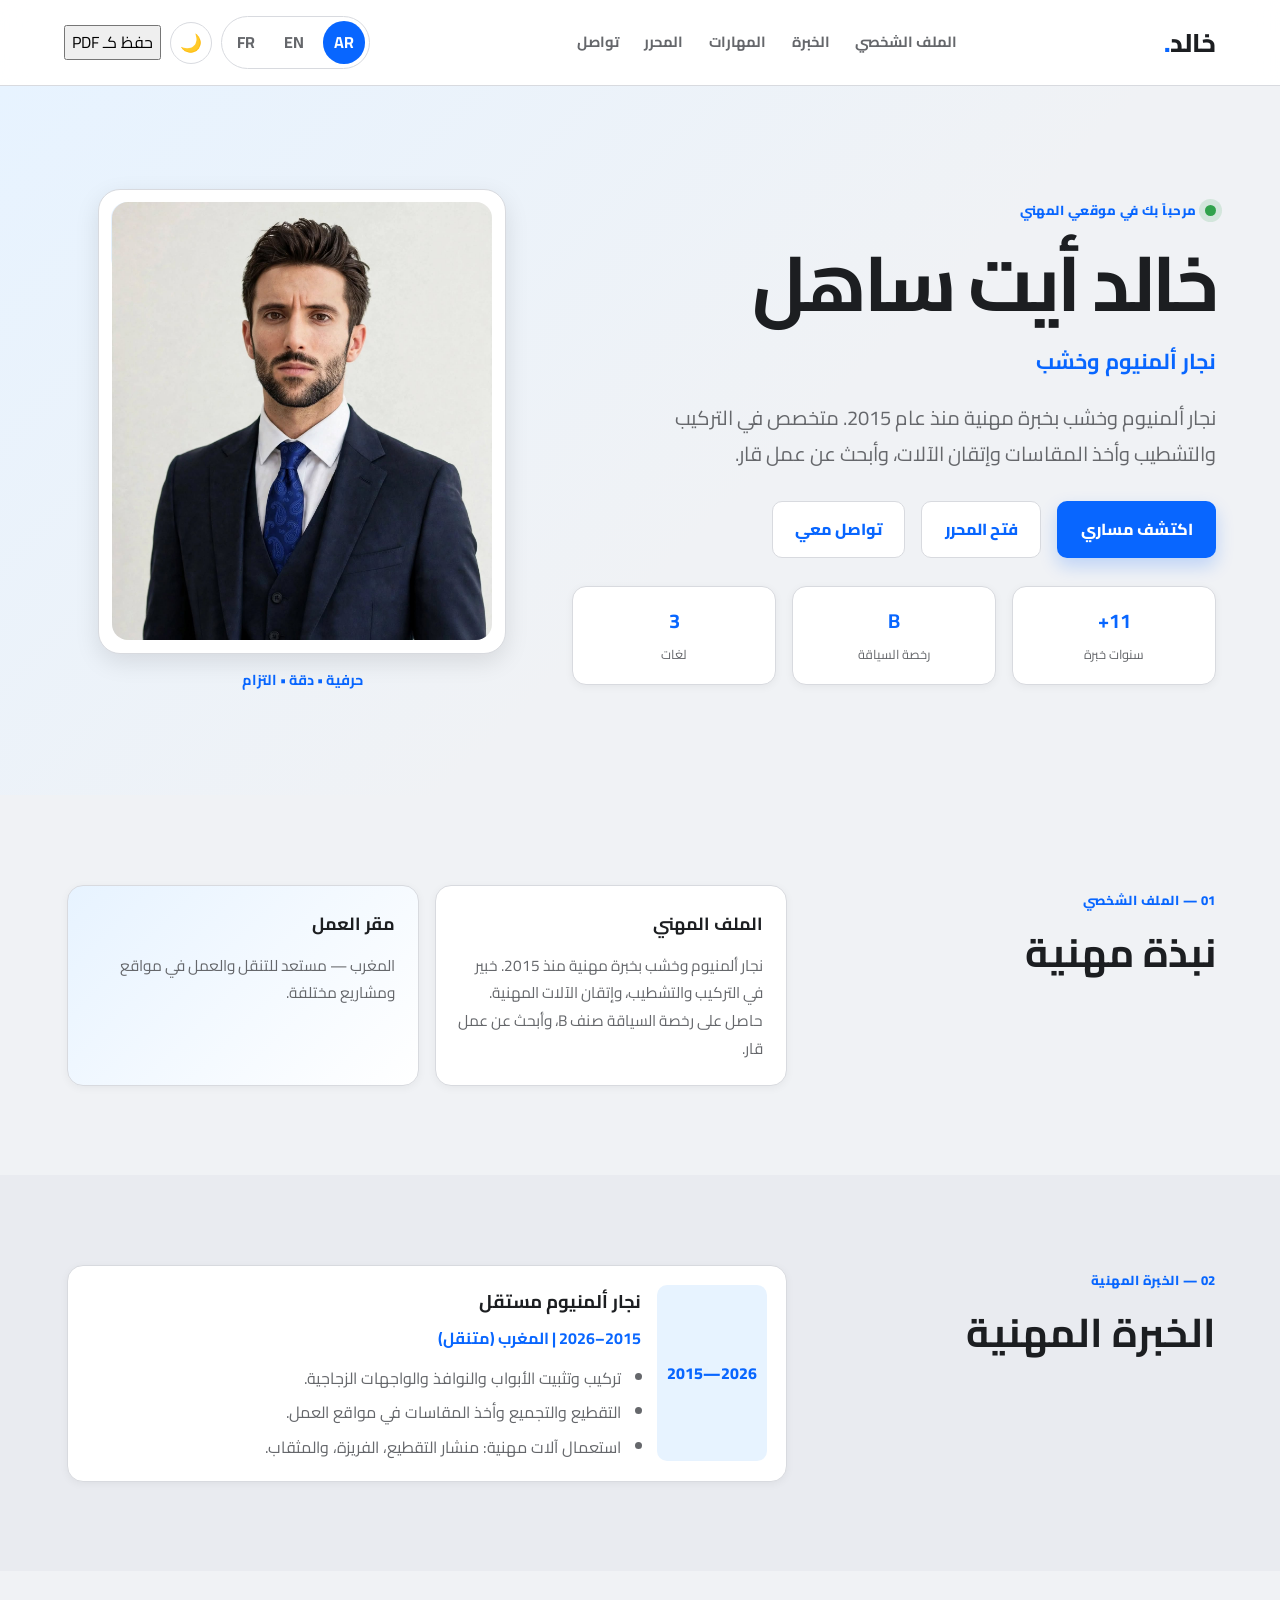
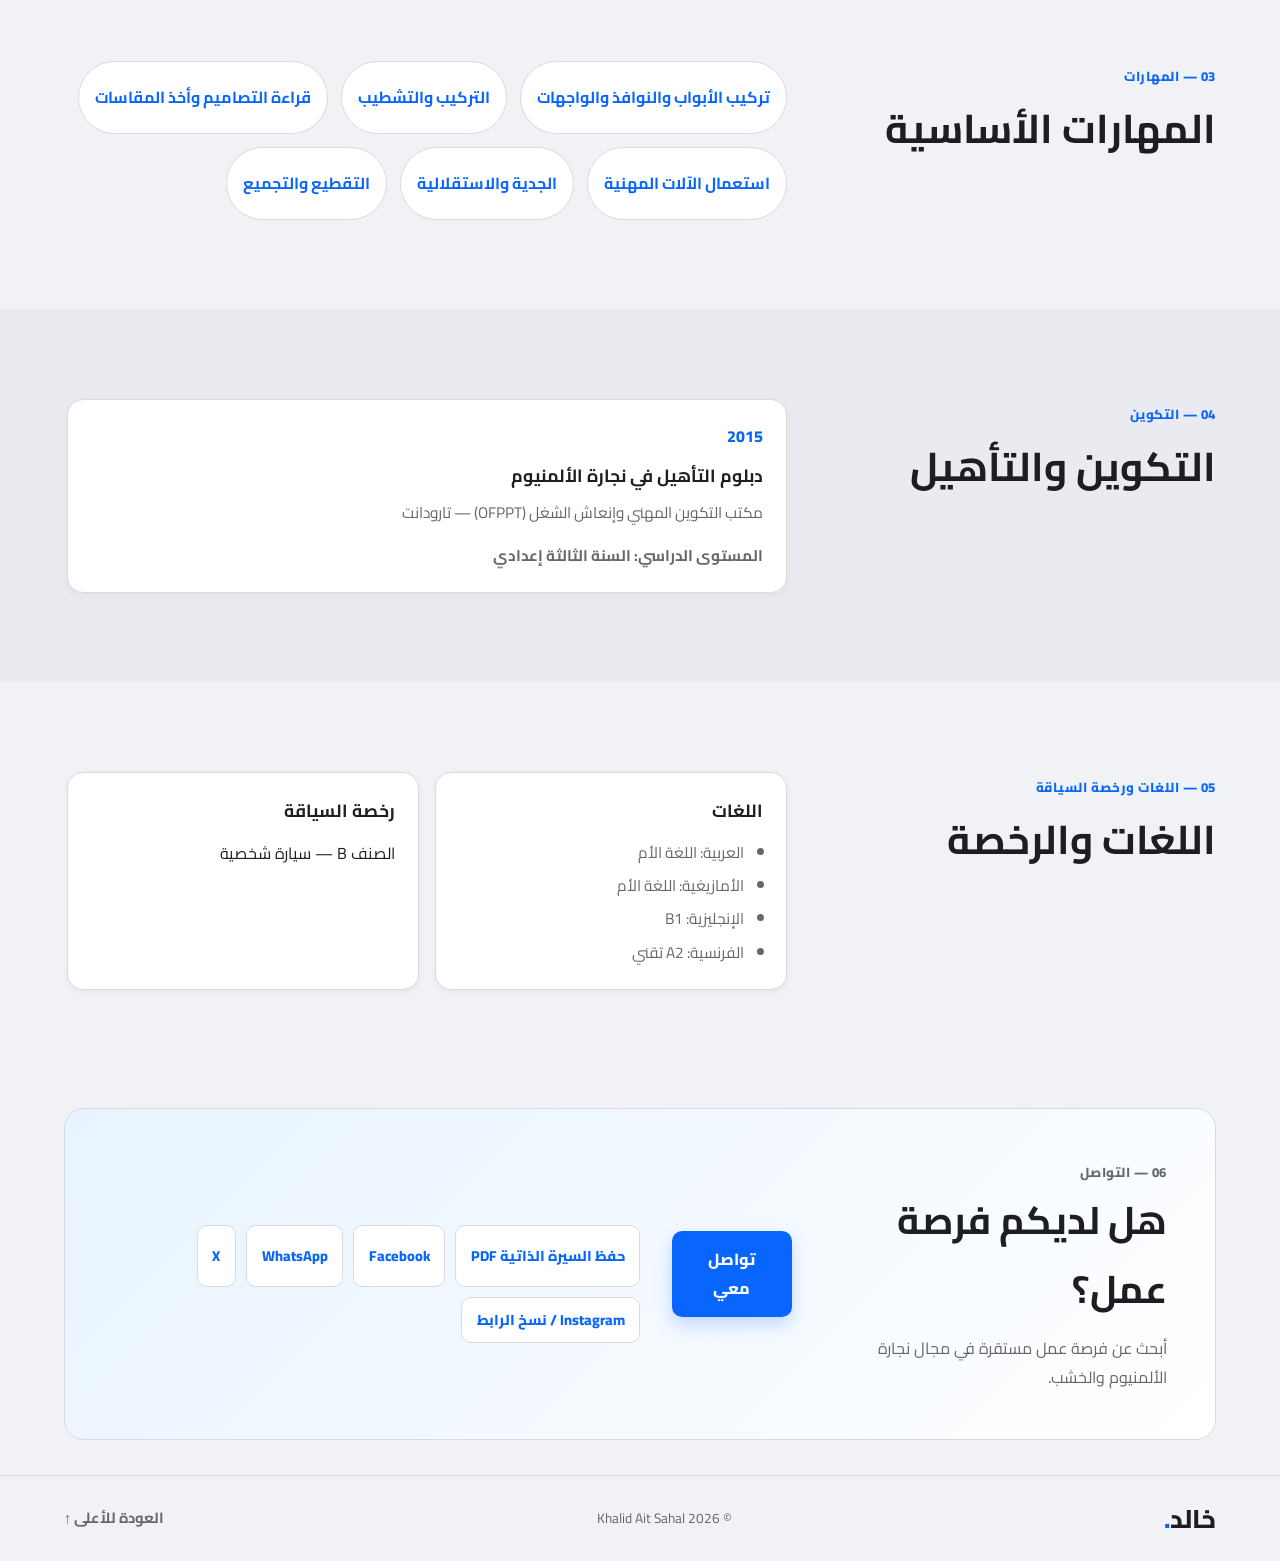
<file: index.html>
<!DOCTYPE html>
<html lang="ar" dir="rtl">
<head>
  <meta charset="UTF-8">
  <meta name="viewport" content="width=device-width, initial-scale=1.0">
  <meta name="description" content="السيرة المهنية لخالد أيت ساهل، نجار ألمنيوم وخشب بخبرة 11 سنة.">
  <meta name="theme-color" content="#0866ff">
  <meta name="google-site-verification" content="LPmyd0TgG3lIRaN2RH04PhGZRhZIEUfmOtvc8EFMbZM">
  <title>Khalid Ait Sahal | CV</title>
  <link rel="preconnect" href="https://fonts.googleapis.com">
  <link rel="preconnect" href="https://fonts.gstatic.com" crossorigin>
  <link href="https://fonts.googleapis.com/css2?family=Cairo:wght@400;500;600;700;800&display=swap" rel="stylesheet">
  <script>
    try {
      const savedTheme = localStorage.getItem('preferred-theme');
      if (savedTheme === 'light' || savedTheme === 'dark') document.documentElement.dataset.theme = savedTheme;
    } catch (error) { /* Theme storage is optional. */ }
  </script>
  <link rel="stylesheet" href="style.css">
</head>
<body>
  <header class="site-header">
    <a class="brand" href="#home" aria-label="العودة إلى الرئيسية">خالد<span>.</span></a>
    <nav class="main-nav" aria-label="التنقل الرئيسي">
      <a href="#profile" data-i18n="navProfile">الملف الشخصي</a>
      <a href="#experience" data-i18n="navExperience">الخبرة</a>
      <a href="#skills" data-i18n="navSkills">المهارات</a>
      <a href="page1/H.html" data-i18n="navEditor">المحرر</a>
      <a href="#contact" data-i18n="navContact">تواصل</a>
    </nav>
    <div class="header-controls">
      <div class="lang-switcher" role="group" aria-label="اختيار اللغة">
        <button class="lang-btn active" data-lang="ar" type="button" aria-pressed="true">AR</button>
        <button class="lang-btn" data-lang="en" type="button" aria-pressed="false">EN</button>
        <button class="lang-btn" data-lang="fr" type="button" aria-pressed="false">FR</button>
      </div>
      <button class="theme-toggle" id="theme-toggle" type="button"
  aria-label="تفعيل الوضع الداكن" aria-pressed="false" title="تغيير المظهر">
  <span class="theme-icon" aria-hidden="true">🌙</span>
</button>

      <button type="button" onclick="window.print()" class="print-button">
  حفظ كـ PDF
</button>
      
    </div>
  </header>

  <main>
    <section class="hero" id="home" aria-labelledby="page-title">
      <div class="hero-copy">
        <p class="eyebrow"><span class="status-dot" aria-hidden="true"></span><span data-i18n="welcome">مرحباً بك في موقعي المهني</span></p>
        <h1 id="page-title" data-i18n="name">خالد أيت ساهل</h1>
        <p class="subtitle" data-i18n="jobTitle">نجار ألمنيوم وخشب</p>
        <p class="description" data-i18n="intro">نجار ألمنيوم وخشب بخبرة مهنية منذ عام 2015. متخصص في التركيب والتشطيب وأخذ المقاسات وإتقان الآلات، وأبحث عن عمل قار.</p>
        <div class="hero-actions">
          <a href="#profile" class="button button-primary" data-i18n="profileButton">اكتشف مساري</a>
          <a href="page1/H.html" class="button button-secondary" data-i18n="editorButton">فتح المحرر</a>
          <a href="#contact" class="button button-secondary" data-i18n="contactButton">تواصل معي</a>
        </div>
        <ul class="mini-stats" aria-label="معلومات سريعة">
          <li><strong>11+</strong><span data-i18n="statYears">سنوات خبرة</span></li>
          <li><strong>B</strong><span data-i18n="statLicense">رخصة السياقة</span></li>
          <li><strong>3</strong><span data-i18n="statLanguages">لغات</span></li>
        </ul>
      </div>
      <div class="hero-visual">
        <div class="photo-card"><img src="K (9).jpg" alt="الصورة الشخصية لخالد أيت ساهل"></div>
        <span class="photo-caption" data-i18n="photoCaption">حرفية • دقة • التزام</span>
      </div>
    </section>

    <section class="content-section" id="profile" aria-labelledby="profile-title">
      <div class="section-heading"><p class="eyebrow" data-i18n="sectionProfileEyebrow">01 — الملف الشخصي</p><h2 id="profile-title" data-i18n="sectionProfileTitle">نبذة مهنية</h2></div>
      <div class="section-body">
        <div class="profile-grid">
          <article class="profile-card"><h3 data-i18n="profileCardTitle">الملف المهني</h3><p data-i18n="profileText">نجار ألمنيوم وخشب بخبرة مهنية منذ 2015. خبير في التركيب والتشطيب، وإتقان الآلات المهنية. حاصل على رخصة السياقة صنف B، وأبحث عن عمل قار.</p></article>
          <article class="profile-card accent"><h3 data-i18n="availabilityTitle">مقر العمل</h3><p data-i18n="availabilityText">المغرب — مستعد للتنقل والعمل في مواقع ومشاريع مختلفة.</p></article>
        </div>
      </div>
    </section>

    <section class="content-section section-alt" id="experience" aria-labelledby="experience-title">
      <div class="section-heading"><p class="eyebrow" data-i18n="sectionExperienceEyebrow">02 — الخبرة المهنية</p><h2 id="experience-title" data-i18n="sectionExperienceTitle">الخبرة المهنية</h2></div>
      <div class="section-body">
        <article class="timeline-item">
          <div class="timeline-badge">2015—2026</div>
          <div class="timeline-content"><h3 data-i18n="jobTitle1">نجار ألمنيوم مستقل</h3><p class="meta" data-i18n="jobMeta1">2015–2026 | المغرب (متنقل)</p>
            <ul><li data-i18n="jobTask1A">تركيب وتثبيت الأبواب والنوافذ والواجهات الزجاجية.</li><li data-i18n="jobTask1B">التقطيع والتجميع وأخذ المقاسات في مواقع العمل.</li><li data-i18n="jobTask1C">استعمال آلات مهنية: منشار التقطيع، الفريزة، والمثقاب.</li></ul>
          </div>
        </article>
      </div>
    </section>

    <section class="content-section" id="skills" aria-labelledby="skills-title">
      <div class="section-heading"><p class="eyebrow" data-i18n="sectionSkillsEyebrow">03 — المهارات</p><h2 id="skills-title" data-i18n="sectionSkillsTitle">المهارات الأساسية</h2></div>
      <div class="section-body"><ul class="skills-grid">
        <li class="skill-item" data-i18n="skill1">تركيب الأبواب والنوافذ والواجهات</li><li class="skill-item" data-i18n="skill2">التركيب والتشطيب</li><li class="skill-item" data-i18n="skill3">قراءة التصاميم وأخذ المقاسات</li><li class="skill-item" data-i18n="skill4">استعمال الآلات المهنية</li><li class="skill-item" data-i18n="skill5">الجدية والاستقلالية</li><li class="skill-item" data-i18n="skill6">التقطيع والتجميع</li>
      </ul></div>
    </section>

    <section class="content-section section-alt" id="education" aria-labelledby="education-title">
      <div class="section-heading"><p class="eyebrow" data-i18n="sectionEducationEyebrow">04 — التكوين</p><h2 id="education-title" data-i18n="sectionEducationTitle">التكوين والتأهيل</h2></div>
      <div class="section-body"><article class="profile-card education-card"><span class="education-year">2015</span><h3 data-i18n="educationTitle">دبلوم التأهيل في نجارة الألمنيوم</h3><p data-i18n="educationPlace">مكتب التكوين المهني وإنعاش الشغل (OFPPT) — تارودانت</p><p class="meta" data-i18n="educationLevel">المستوى الدراسي: السنة الثالثة إعدادي</p></article></div>
    </section>

    <section class="content-section" id="languages" aria-labelledby="languages-title">
      <div class="section-heading"><p class="eyebrow" data-i18n="sectionLanguagesEyebrow">05 — اللغات ورخصة السياقة</p><h2 id="languages-title" data-i18n="sectionLanguagesTitle">اللغات والرخصة</h2></div>
      <div class="section-body languages-grid">
        <article class="info-box"><h3 data-i18n="langTitle">اللغات</h3><ul><li data-i18n="langArabic">العربية: اللغة الأم</li><li data-i18n="langAmazigh">الأمازيغية: اللغة الأم</li><li data-i18n="langEnglish">الإنجليزية: B1</li><li data-i18n="langFrench">الفرنسية: A2 تقني</li></ul></article>
        <article class="info-box"><h3 data-i18n="licenseTitle">رخصة السياقة</h3><p data-i18n="licenseText">الصنف B — سيارة شخصية</p></article>
      </div>
    </section>

    <section class="contact-section" id="contact" aria-labelledby="contact-title">
      <div class="contact-copy"><p class="eyebrow" data-i18n="contactEyebrow">06 — التواصل</p><h2 id="contact-title" data-i18n="contactTitle">هل لديكم فرصة عمل؟</h2><p data-i18n="contactText">أبحث عن فرصة عمل مستقرة في مجال نجارة الألمنيوم والخشب.</p></div>
      <a class="button button-primary" href="mailto:" data-i18n="contactButtonMail">تواصل معي</a>
    </section>
  </main>

  <footer class="site-footer"><a class="brand" href="#home">خالد<span>.</span></a><p>© 2026 Khalid Ait Sahal</p><a class="back-to-top" href="#home" data-i18n="backTop">العودة للأعلى ↑</a></footer>

  <script>
    const translations = {
      ar: {
        navProfile:'الملف الشخصي',navExperience:'الخبرة',navSkills:'المهارات',navEditor:'المحرر',navContact:'تواصل',editorButton:'فتح المحرر',welcome:'مرحباً بك في موقعي المهني',name:'خالد أيت ساهل',jobTitle:'نجار ألمنيوم وخشب',intro:'نجار ألمنيوم وخشب بخبرة مهنية منذ عام 2015. متخصص في التركيب والتشطيب وأخذ المقاسات وإتقان الآلات، وأبحث عن عمل قار.',profileButton:'اكتشف مساري',contactButton:'تواصل معي',statYears:'سنوات خبرة',statLicense:'رخصة السياقة',statLanguages:'لغات',photoCaption:'حرفية • دقة • التزام',
        sectionProfileEyebrow:'01 — الملف الشخصي',sectionProfileTitle:'نبذة مهنية',profileCardTitle:'الملف المهني',profileText:'نجار ألمنيوم وخشب بخبرة مهنية منذ 2015. خبير في التركيب والتشطيب، وإتقان الآلات المهنية. حاصل على رخصة السياقة صنف B، وأبحث عن عمل قار.',availabilityTitle:'مقر العمل',availabilityText:'المغرب — مستعد للتنقل والعمل في مواقع ومشاريع مختلفة.',sectionExperienceEyebrow:'02 — الخبرة المهنية',sectionExperienceTitle:'الخبرة المهنية',jobTitle1:'نجار ألمنيوم مستقل',jobMeta1:'2015–2026 | المغرب (متنقل)',jobTask1A:'تركيب وتثبيت الأبواب والنوافذ والواجهات الزجاجية.',jobTask1B:'التقطيع والتجميع وأخذ المقاسات في مواقع العمل.',jobTask1C:'استعمال آلات مهنية: منشار التقطيع، الفريزة، والمثقاب.',
        sectionSkillsEyebrow:'03 — المهارات',sectionSkillsTitle:'المهارات الأساسية',skill1:'تركيب الأبواب والنوافذ والواجهات',skill2:'التركيب والتشطيب',skill3:'قراءة التصاميم وأخذ المقاسات',skill4:'استعمال الآلات المهنية',skill5:'الجدية والاستقلالية',skill6:'التقطيع والتجميع',sectionEducationEyebrow:'04 — التكوين',sectionEducationTitle:'التكوين والتأهيل',educationTitle:'دبلوم التأهيل في نجارة الألمنيوم',educationPlace:'مكتب التكوين المهني وإنعاش الشغل (OFPPT) — تارودانت',educationLevel:'المستوى الدراسي: السنة الثالثة إعدادي',
        sectionLanguagesEyebrow:'05 — اللغات ورخصة السياقة',sectionLanguagesTitle:'اللغات والرخصة',langTitle:'اللغات',langArabic:'العربية: اللغة الأم',langAmazigh:'الأمازيغية: اللغة الأم',langEnglish:'الإنجليزية: B1',langFrench:'الفرنسية: A2 تقني',licenseTitle:'رخصة السياقة',licenseText:'الصنف B — سيارة شخصية',contactEyebrow:'06 — التواصل',contactTitle:'هل لديكم فرصة عمل؟',contactText:'أبحث عن فرصة عمل مستقرة في مجال نجارة الألمنيوم والخشب.',contactButtonMail:'تواصل معي',backTop:'العودة للأعلى ↑'
      },
      en: {
        navProfile:'Profile',navExperience:'Experience',navSkills:'Skills',navEditor:'Editor',navContact:'Contact',editorButton:'Open editor',welcome:'Welcome to my professional website',name:'Khalid Ait Sahal',jobTitle:'Aluminium and Wood Joiner',intro:'Aluminium and wood joiner with professional experience since 2015. Skilled in installation, finishing, measuring, and operating professional machinery. Seeking a stable position.',profileButton:'Explore my profile',contactButton:'Contact me',statYears:'years of experience',statLicense:'driving licence',statLanguages:'languages',photoCaption:'Craftsmanship • Precision • Commitment',
        sectionProfileEyebrow:'01 — Profile',sectionProfileTitle:'Professional profile',profileCardTitle:'About me',profileText:'Aluminium and wood joiner with professional experience since 2015. Skilled in installation and finishing, with experience operating professional machinery. Class B driving licence. Seeking stable employment.',availabilityTitle:'Location',availabilityText:'Morocco — willing to travel and work at different project sites.',sectionExperienceEyebrow:'02 — Professional experience',sectionExperienceTitle:'Work experience',jobTitle1:'Self-employed aluminium joiner',jobMeta1:'2015–2026 | Morocco (mobile)',jobTask1A:'Installed and fitted doors, windows, and glass façades.',jobTask1B:'Cutting, assembly, and on-site measurements.',jobTask1C:'Operated professional equipment: cut-off saw, router, and drill.',
        sectionSkillsEyebrow:'03 — Skills',sectionSkillsTitle:'Core skills',skill1:'Door, window, and façade installation',skill2:'Installation and finishing',skill3:'Reading plans and taking measurements',skill4:'Operating professional machinery',skill5:'Reliable and self-motivated',skill6:'Cutting and assembly',sectionEducationEyebrow:'04 — Education',sectionEducationTitle:'Training and qualification',educationTitle:'Vocational qualification in aluminium joinery',educationPlace:'OFPPT Vocational Training Centre — Taroudant',educationLevel:'Education: completed 3rd year of middle school',
        sectionLanguagesEyebrow:'05 — Languages and driving licence',sectionLanguagesTitle:'Languages and licence',langTitle:'Languages',langArabic:'Arabic: Native',langAmazigh:'Amazigh: Native',langEnglish:'English: B1',langFrench:'French: A2 (technical)',licenseTitle:'Driving licence',licenseText:'Class B — personal vehicle',contactEyebrow:'06 — Contact',contactTitle:'Are you hiring?',contactText:'I am looking for a stable opportunity in aluminium and wood joinery.',contactButtonMail:'Get in touch',backTop:'Back to top ↑'
      },
      fr: {
        navProfile:'Profil',navExperience:'Expérience',navSkills:'Compétences',navEditor:'Éditeur',navContact:'Contact',editorButton:'Ouvrir l’éditeur',welcome:'Bienvenue sur mon site professionnel',name:'Khalid Ait Sahal',jobTitle:'Menuisier aluminium et bois',intro:'Menuisier aluminium et bois avec une expérience professionnelle depuis 2015. Spécialisé dans la pose, les finitions, la prise de mesures et l’utilisation de machines professionnelles. À la recherche d’un emploi stable.',profileButton:'Découvrir mon profil',contactButton:'Me contacter',statYears:'ans d’expérience',statLicense:'permis de conduite',statLanguages:'langues',photoCaption:'Savoir-faire • Précision • Engagement',
        sectionProfileEyebrow:'01 — Profil',sectionProfileTitle:'Profil professionnel',profileCardTitle:'À propos de moi',profileText:'Menuisier aluminium et bois avec une expérience professionnelle depuis 2015. Compétent en pose et finition, et dans l’utilisation de machines professionnelles. Permis B. À la recherche d’un emploi stable.',availabilityTitle:'Lieu de travail',availabilityText:'Maroc — mobile et disponible pour différents chantiers.',sectionExperienceEyebrow:'02 — Expérience professionnelle',sectionExperienceTitle:'Expérience professionnelle',jobTitle1:'Menuisier aluminium indépendant',jobMeta1:'2015–2026 | Maroc (mobile)',jobTask1A:'Pose et installation de portes, fenêtres et baies vitrées.',jobTask1B:'Découpe, assemblage et prise de mesures sur chantier.',jobTask1C:'Utilisation de machines professionnelles : scie à tronçonner, défonceuse et perceuse.',
        sectionSkillsEyebrow:'03 — Compétences',sectionSkillsTitle:'Compétences clés',skill1:'Pose de portes, fenêtres et façades',skill2:'Pose et finition',skill3:'Lecture de plans et prise de mesures',skill4:'Utilisation de machines professionnelles',skill5:'Sérieux et autonomie',skill6:'Découpe et assemblage',sectionEducationEyebrow:'04 — Formation',sectionEducationTitle:'Formation et qualification',educationTitle:'Diplôme de qualification en menuiserie aluminium',educationPlace:'Centre de formation professionnelle OFPPT — Taroudant',educationLevel:'Niveau scolaire : 3e année du collège',
        sectionLanguagesEyebrow:'05 — Langues et permis',sectionLanguagesTitle:'Langues et permis',langTitle:'Langues',langArabic:'Arabe : langue maternelle',langAmazigh:'Amazighe : langue maternelle',langEnglish:'Anglais : B1',langFrench:'Français : A2 technique',licenseTitle:'Permis de conduire',licenseText:'Permis B — véhicule personnel',contactEyebrow:'06 — Contact',contactTitle:'Vous recrutez ?',contactText:'Je recherche un emploi stable dans la menuiserie aluminium et bois.',contactButtonMail:'Me contacter',backTop:'Retour en haut ↑'
      }
    };
    const buttons = document.querySelectorAll('.lang-btn');
    const elements = document.querySelectorAll('[data-i18n]');
    function applyLanguage(language) {
      document.documentElement.lang = language;
      document.documentElement.dir = language === 'ar' ? 'rtl' : 'ltr';
      elements.forEach((element) => { element.textContent = translations[language][element.dataset.i18n] || element.textContent; });
      buttons.forEach((button) => {
        const active = button.dataset.lang === language;
        button.classList.toggle('active', active);
        button.setAttribute('aria-pressed', String(active));
      });
      try { localStorage.setItem('preferred-language', language); } catch (error) { /* Storage is optional. */ }
    }
    buttons.forEach((button) => button.addEventListener('click', () => applyLanguage(button.dataset.lang)));
    let language = 'ar';
    try { if (translations[localStorage.getItem('preferred-language')]) language = localStorage.getItem('preferred-language'); } catch (error) { /* Arabic is the default. */ }
    applyLanguage(language);
  </script>
  <script src="src.js"></script>
</body>
</html>
</file>
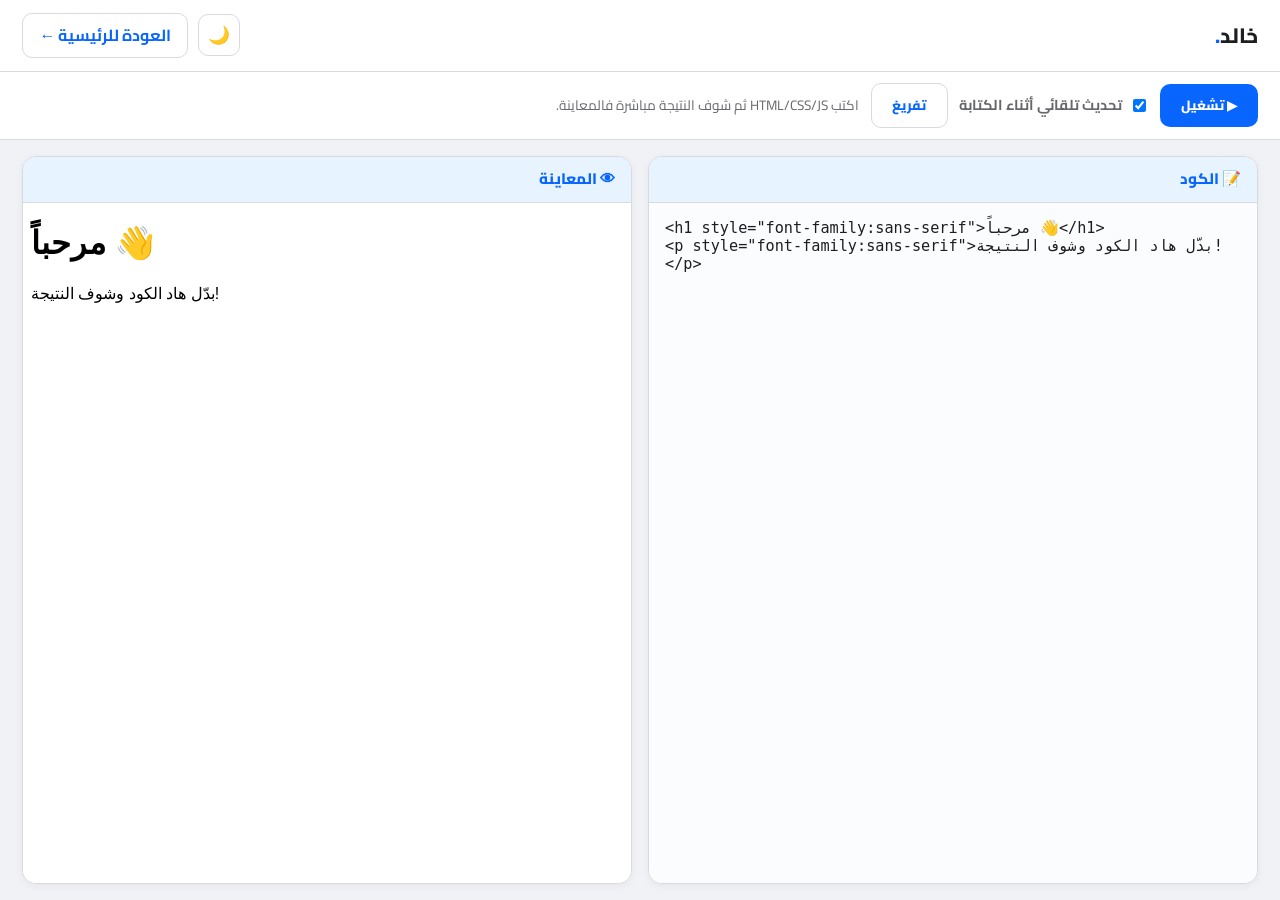
<file: page1/H.html>
<!DOCTYPE html>
<html lang="ar" dir="rtl">
<head>
<meta charset="UTF-8">
<meta name="viewport" content="width=device-width, initial-scale=1.0">
<title>محرر الأكواد | Khalid Ait Sahal</title>
<link href="https://fonts.googleapis.com/css2?family=Cairo:wght@400;500;600;700;800&display=swap" rel="stylesheet">
<script>
  // طبق الوضع قبل الرسم باش ما يكونش فلاش
  try {
    const saved = localStorage.getItem('preferred-theme');
    if (saved === 'light' || saved === 'dark') {
      document.documentElement.dataset.theme = saved;
    } else if (window.matchMedia('(prefers-color-scheme: dark)').matches) {
      document.documentElement.dataset.theme = 'dark';
    }
  } catch (e) {}
</script>
<style>
:root {
  --bg:#f0f2f5; --paper:#ffffff;
  --blue:#0866ff; --blue-dark:#075ce5; --blue-soft:#e7f3ff;
  --line:#d8dadf; --ink:#1c1e21; --muted:#65676b;
  --code-bg:#fbfcfe; --shadow:rgba(0,0,0,.05);
}
[data-theme="dark"] {
  --bg:#0f1115; --paper:#1a1d23;
  --blue:#4a9eff; --blue-dark:#3a8ee6; --blue-soft:#1e2c3d;
  --line:#2a2f37; --ink:#e7ebf0; --muted:#9aa3ad;
  --code-bg:#141820; --shadow:rgba(0,0,0,.4);
}
* { box-sizing: border-box; }
html, body { transition: background-color .2s ease, color .2s ease; }
body { margin:0; min-height:100vh; display:flex; flex-direction:column; background:var(--bg); color:var(--ink); font-family:"Cairo",sans-serif; line-height:1.7; }

header { display:flex; align-items:center; justify-content:space-between; gap:1rem; padding:.8rem 1.4rem; border-bottom:1px solid var(--line); background:var(--paper); }
header .brand { font-weight:800; font-size:1.3rem; color:var(--ink); text-decoration:none; }
header .brand span { color:var(--blue); }
header .header-actions { display:flex; align-items:center; gap:.6rem; }
header a.home { color:var(--blue); font-weight:700; text-decoration:none; padding:.5rem 1rem; border:1px solid var(--line); border-radius:10px; background:var(--paper); }
header a.home:hover { background:var(--blue-soft); }
.theme-toggle {
  width:42px; height:42px; display:inline-flex; align-items:center; justify-content:center;
  border:1px solid var(--line); border-radius:10px; background:var(--paper);
  color:var(--ink); font-size:1.1rem; cursor:pointer; transition: background .2s, transform .15s;
}
.theme-toggle:hover { background:var(--blue-soft); }
.theme-toggle:active { transform: scale(.95); }

.toolbar { display:flex; flex-wrap:wrap; align-items:center; gap:.7rem; padding:.7rem 1.4rem; border-bottom:1px solid var(--line); background:var(--paper); }
.run-btn { padding:.55rem 1.3rem; border:0; border-radius:10px; background:var(--blue); color:#fff; font-weight:800; font-family:inherit; cursor:pointer; }
.run-btn:hover { background:var(--blue-dark); }
.auto-label { display:inline-flex; align-items:center; gap:.4rem; color:var(--muted); font-size:.9rem; font-weight:700; cursor:pointer; }
.hint { color:var(--muted); font-size:.85rem; }

.workspace { flex:1; display:grid; grid-template-columns:1fr 1fr; gap:1rem; padding:1rem 1.4rem; }
.panel { display:flex; flex-direction:column; min-height:0; overflow:hidden; border:1px solid var(--line); border-radius:14px; background:var(--paper); box-shadow:0 2px 8px var(--shadow); }
.panel-title { padding:.6rem 1rem; border-bottom:1px solid var(--line); color:var(--blue); font-weight:800; font-size:.95rem; background:var(--blue-soft); }
#code { flex:1; width:100%; min-height:45vh; resize:none; border:0; padding:1rem; font-family:Consolas,Menlo,monospace; font-size:.95rem; direction:ltr; text-align:left; color:var(--ink); background:var(--code-bg); outline:none; }
#preview { flex:1; width:100%; border:0; background:#fff; }
@media (max-width:820px){ .workspace { grid-template-columns:1fr; } #code { min-height:35vh; } }
</style>
</head>
<body>
<header>
  <a class="brand" href="../index.html">خالد<span>.</span></a>
  <div class="header-actions">
    <button class="theme-toggle" id="theme-toggle" type="button" aria-label="تفعيل الوضع الداكن" aria-pressed="false" title="تبديل المظهر">🌙</button>
    <a class="home" href="../index.html">العودة للرئيسية ←</a>
  </div>
</header>

<div class="toolbar">
  <button class="run-btn" id="run" type="button">▶ تشغيل</button>
  <label class="auto-label"><input type="checkbox" id="auto" checked> تحديث تلقائي أثناء الكتابة</label>
  <button class="run-btn" id="reset" type="button" style="background:var(--paper); color:var(--blue); border:1px solid var(--line);">تفريغ</button>
  <span class="hint">اكتب HTML/CSS/JS ثم شوف النتيجة مباشرة فالمعاينة.</span>
</div>

<main class="workspace">
  <section class="panel">
    <div class="panel-title">📝 الكود</div>
    <textarea id="code" spellcheck="false" aria-label="منطقة كتابة الكود"><h1 style="font-family:sans-serif">مرحباً 👋</h1>
<p style="font-family:sans-serif">بدّل هاد الكود وشوف النتيجة!</p></textarea>
  </section>
  <section class="panel">
    <div class="panel-title">👁 المعاينة</div>
    <iframe id="preview" title="معاينة النتيجة" sandbox="allow-scripts"></iframe>
  </section>
</main>

<script>
const code = document.getElementById('code');
const preview = document.getElementById('preview');
const auto = document.getElementById('auto');
const themeToggle = document.getElementById('theme-toggle');
const root = document.documentElement;

function render(){ preview.srcdoc = code.value; }
document.getElementById('run').addEventListener('click', render);
document.getElementById('reset').addEventListener('click', () => { code.value = ''; render(); code.focus(); });
code.addEventListener('input', () => { if (auto.checked) render(); });
render();

/* ===== الوضع الداكن ===== */
function applyTheme(theme) {
  root.dataset.theme = theme;
  const isDark = theme === 'dark';
  themeToggle.textContent = isDark ? '☀️' : '🌙';
  themeToggle.setAttribute('aria-pressed', String(isDark));
  themeToggle.setAttribute('aria-label', isDark ? 'تفعيل الوضع الفاتح' : 'تفعيل الوضع الداكن');
  try { localStorage.setItem('preferred-theme', theme); } catch (e) {}
}

// تطبيق الحالة الحالية
applyTheme(root.dataset.theme === 'dark' ? 'dark' : 'light');

// التبديل عند الضغط
themeToggle.addEventListener('click', () => {
  applyTheme(root.dataset.theme === 'dark' ? 'light' : 'dark');
});
</script>
</body>
</html>
</file>
<file: style.css>
@import url('https://fonts.googleapis.com/css2?family=Cairo:wght@400;500;600;700;800&display=swap');

:root {
  color-scheme: light;
  --bg: #f0f2f5;
  --paper: #ffffff;
  --paper-soft: #e4e6eb;
  --blue: #0866ff;
  --blue-dark: #075ce5;
  --blue-soft: #e7f3ff;
  --line: #d8dadf;
  --ink: #1c1e21;
  --muted: #65676b;
  --shadow: 0 8px 24px rgba(0, 0, 0, .1);
}



  .content-section,
  .hero,
  .contact-section {
    break-after: page;
  }
}

* { box-sizing: border-box; }
html { scroll-behavior: smooth; }
body { margin: 0; min-width: 320px; background: var(--bg); color: var(--ink); font-family: "Cairo", sans-serif; line-height: 1.8; }
img { display: block; max-width: 100%; }
a { color: inherit; text-decoration: none; }
a:focus-visible, button:focus-visible { outline: 3px solid var(--blue); outline-offset: 4px; }
button { font: inherit; }
h1, h2, h3, p, ul { margin-top: 0; }

.site-header { position: sticky; top: 0; z-index: 20; display: flex; align-items: center; justify-content: space-between; gap: 1rem; padding: 1rem clamp(1.3rem, 5vw, 6rem); border-bottom: 1px solid var(--line); background: color-mix(in srgb, var(--paper) 94%, transparent); backdrop-filter: blur(14px); }
.brand { flex: 0 0 auto; color: var(--ink); font-size: clamp(1.4rem, 2vw, 1.8rem); font-weight: 800; }
.brand span, .eyebrow, .mini-stats strong, .education-year { color: var(--blue); }
.main-nav { display: flex; flex-wrap: wrap; align-items: center; gap: clamp(.8rem, 2vw, 2rem); }
.main-nav a, .back-to-top { color: var(--muted); font-size: .92rem; font-weight: 700; transition: color .2s ease; }
.main-nav a:hover, .back-to-top:hover { color: var(--blue); }
.header-controls { display: flex; align-items: center; gap: .55rem; }
.lang-switcher { display: flex; flex: 0 0 auto; align-items: center; gap: .45rem; padding: .25rem; border: 1px solid var(--line); border-radius: 999px; background: var(--paper); }
.lang-btn { padding: .45rem .7rem; border: 0; border-radius: 999px; background: transparent; color: var(--muted); font-weight: 700; cursor: pointer; transition: background-color .2s ease, color .2s ease; }
.lang-btn.active { background: var(--blue); color: #fff; }
.theme-toggle { display: inline-grid; width: 42px; height: 42px; flex: 0 0 auto; place-items: center; border: 1px solid var(--line); border-radius: 50%; background: var(--paper); color: var(--ink); cursor: pointer; transition: background-color .2s ease, transform .2s ease; }
.theme-toggle:hover { transform: translateY(-2px); background: var(--blue-soft); }
.theme-icon { font-size: 1.1rem; line-height: 1; }

.hero { display: grid; grid-template-columns: 1.15fr .85fr; align-items: center; gap: 2rem; padding: clamp(3.5rem, 8vw, 7rem) clamp(1.4rem, 5vw, 6rem); background: linear-gradient(135deg, var(--blue-soft), var(--bg) 58%); }
.hero-copy { max-width: 650px; }
.eyebrow { display: inline-flex; align-items: center; gap: .5rem; margin: 0 0 .8rem; font-size: .82rem; font-weight: 800; letter-spacing: .04em; }
.status-dot { display: inline-block; width: .7rem; height: .7rem; flex: 0 0 auto; border-radius: 50%; background: #31a24c; box-shadow: 0 0 0 6px rgba(49, 162, 76, .15); }
h1 { margin-bottom: .7rem; font-size: clamp(2.7rem, 6vw, 5.3rem); line-height: 1.25; letter-spacing: -.04em; }
.subtitle { margin-bottom: 1.2rem; color: var(--blue); font-size: clamp(1.1rem, 2vw, 1.35rem); font-weight: 700; }
.description { max-width: 560px; margin-bottom: 1.8rem; color: var(--muted); font-size: clamp(1rem, 1.6vw, 1.25rem); }
.hero-actions { display: flex; flex-wrap: wrap; align-items: center; gap: 1rem; margin-bottom: 1.75rem; }
.button { display: inline-flex; align-items: center; justify-content: center; padding: .82rem 1.4rem; border: 1px solid transparent; border-radius: 10px; font-weight: 800; text-align: center; transition: transform .2s ease, background-color .2s ease, box-shadow .2s ease; }
.button:hover { transform: translateY(-2px); }
.button-primary { background: var(--blue); color: #fff; box-shadow: 0 8px 18px rgba(8, 102, 255, .22); }
.button-primary:hover { background: var(--blue-dark); }
.button-secondary { border-color: var(--line); background: var(--paper); color: var(--blue); }
.mini-stats { display: grid; grid-template-columns: repeat(3, minmax(0, 1fr)); gap: 1rem; margin: 0; padding: 0; list-style: none; }
.mini-stats li { padding: 1rem; border: 1px solid var(--line); border-radius: 14px; background: var(--paper); box-shadow: 0 2px 8px rgba(0, 0, 0, .05); text-align: center; }
.mini-stats strong { display: block; font-size: 1.25rem; }
.mini-stats span { color: var(--muted); font-size: .8rem; }
.hero-visual { display: grid; justify-items: center; gap: .8rem; }
.photo-card { position: relative; width: min(80%, 420px); padding: .8rem; border: 1px solid var(--line); border-radius: 22px; background: var(--paper); box-shadow: var(--shadow); }
.photo-card::before { position: absolute; inset: 12px auto auto 12px; width: 72px; height: 72px; border-radius: 16px; background: var(--blue-soft); content: ""; }
.photo-card img { position: relative; z-index: 1; width: 100%; aspect-ratio: 1 / 1.15; border-radius: 16px; object-fit: cover; }
.photo-caption { color: var(--blue); font-size: .9rem; font-weight: 700; }

.content-section { display: grid; grid-template-columns: minmax(180px, .7fr) minmax(0, 1.3fr); gap: 2.5rem; padding: clamp(3rem, 7vw, 6rem) clamp(1.4rem, 5vw, 6rem); scroll-margin-top: 90px; }
.section-alt { background: color-mix(in srgb, var(--paper-soft) 55%, var(--bg)); }
.section-heading, .section-body { min-width: 0; }
.section-heading h2 { margin-bottom: 0; font-size: clamp(1.7rem, 3.2vw, 2.5rem); line-height: 1.4; }
.section-body { max-width: 720px; }
.profile-grid, .languages-grid { display: grid; grid-template-columns: repeat(2, minmax(0, 1fr)); gap: 1rem; }
.profile-card, .info-box { padding: 1.4rem; border: 1px solid var(--line); border-radius: 16px; background: var(--paper); box-shadow: 0 2px 8px rgba(0, 0, 0, .05); }
.profile-card h3, .info-box h3 { margin-bottom: .75rem; color: var(--ink); font-size: 1.1rem; }
.profile-card.accent { background: linear-gradient(135deg, var(--blue-soft), var(--paper)); }
.profile-card p, .info-box li { color: var(--muted); font-size: .96rem; }
.profile-card p:last-child, .info-box p:last-child { margin-bottom: 0; }
.info-box ul { margin: 0; padding-inline-start: 1.2rem; }
.timeline { display: grid; gap: 1.2rem; }
.timeline-item { display: grid; grid-template-columns: 110px minmax(0, 1fr); gap: 1rem; padding: 1.2rem; border: 1px solid var(--line); border-radius: 16px; background: var(--paper); box-shadow: 0 2px 8px rgba(0, 0, 0, .05); }
.timeline-badge { display: flex; min-height: 48px; align-items: center; justify-content: center; padding: .4rem; border-radius: 10px; background: var(--blue-soft); color: var(--blue); font-weight: 800; text-align: center; direction: ltr; }
.timeline-content h3 { margin-bottom: .35rem; font-size: 1.15rem; }
.meta { margin-bottom: .7rem; color: var(--blue); font-weight: 700; }
.timeline-content ul { margin: 0; padding-inline-start: 1.2rem; color: var(--muted); }
.timeline-content li + li, .info-box li + li { margin-top: .35rem; }
.skills-grid { display: flex; flex-wrap: wrap; gap: .8rem; margin: 0; padding: 0; list-style: none; }
.skill-item { display: inline-flex; min-height: 48px; align-items: center; justify-content: center; padding: .72rem 1rem; border: 1px solid var(--line); border-radius: 999px; background: var(--paper); color: var(--blue); font-weight: 700; }
.education-card h3 { margin-bottom: .45rem; }
.education-year { display: inline-block; margin-bottom: .55rem; font-weight: 800; direction: ltr; }
.education-card .meta { margin-top: .7rem; margin-bottom: 0; }
.contact-section { display: flex; align-items: center; justify-content: space-between; gap: 2rem; margin: 1.8rem clamp(1.4rem, 5vw, 6rem) 2.2rem; padding: clamp(1.5rem, 4vw, 3rem); border: 1px solid var(--line); border-radius: 20px; background: linear-gradient(135deg, var(--blue-soft), var(--paper)); scroll-margin-top: 100px; }
.contact-copy { max-width: 620px; }
.contact-copy h2 { margin-bottom: .6rem; font-size: clamp(1.75rem, 3vw, 2.7rem); }
.contact-copy p { margin-bottom: 0; color: var(--muted); }
.site-footer { display: flex; align-items: center; justify-content: space-between; gap: 1rem; padding: 1.2rem clamp(1.4rem, 5vw, 6rem); border-top: 1px solid var(--line); color: var(--muted); }
.site-footer p { margin: 0; font-size: .85rem; }
.back-to-top { font-weight: 700; }

:root[data-theme="dark"] { color-scheme: dark; --bg: #18191a; --paper: #242526; --paper-soft: #3a3b3c; --blue: #2d88ff; --blue-dark: #1877f2; --blue-soft: #263951; --line: #3e4042; --ink: #e4e6eb; --muted: #b0b3b8; --shadow: 0 8px 24px rgba(0, 0, 0, .3); }
:root[data-theme="dark"] .hero { background: linear-gradient(135deg, #1d2b3c, var(--bg) 62%); }
:root[data-theme="dark"] .profile-card.accent, :root[data-theme="dark"] .contact-section { background: linear-gradient(135deg, #263951, var(--paper)); }
:root[data-theme="dark"] .section-alt { background: #202122; }
:root[data-theme="dark"] .photo-card::before { background: #263951; }
@media (prefers-color-scheme: dark) {
  :root:not([data-theme="light"]) { color-scheme: dark; --bg: #18191a; --paper: #242526; --paper-soft: #3a3b3c; --blue: #2d88ff; --blue-dark: #1877f2; --blue-soft: #263951; --line: #3e4042; --ink: #e4e6eb; --muted: #b0b3b8; --shadow: 0 8px 24px rgba(0, 0, 0, .3); }
  :root:not([data-theme="light"]) .hero { background: linear-gradient(135deg, #1d2b3c, var(--bg) 62%); }
  :root:not([data-theme="light"]) .profile-card.accent, :root:not([data-theme="light"]) .contact-section { background: linear-gradient(135deg, #263951, var(--paper)); }
  :root:not([data-theme="light"]) .section-alt { background: #202122; }
  :root:not([data-theme="light"]) .photo-card::before { background: #263951; }
}

@media (max-width: 860px) {
  .site-header { flex-wrap: wrap; }
  .main-nav { order: 3; width: 100%; justify-content: space-between; }
  .hero, .content-section { grid-template-columns: 1fr; }
  .hero { gap: 2rem; }
  .hero-visual { grid-row: 1; }
  .photo-card { width: min(62%, 340px); }
  .contact-section, .site-footer { flex-direction: column; align-items: flex-start; }
}
@media (max-width: 620px) {
  .site-header { gap: .6rem; }
  .main-nav { gap: .5rem; }
  .main-nav a { font-size: .8rem; }
  .header-controls { margin-inline-start: auto; }
  .mini-stats { grid-template-columns: 1fr; gap: .8rem; }
  .profile-grid, .languages-grid { grid-template-columns: 1fr; }
  .timeline-item { grid-template-columns: 1fr; }
  .timeline-badge { justify-self: start; min-width: 110px; }
  .photo-card { width: min(76%, 290px); }
  .contact-section { align-items: flex-start; margin-inline: 1rem; }
}
@media (prefers-reduced-motion: reduce) { html { scroll-behavior: auto; } *, *::before, *::after { transition-duration: .01ms !important; } }

@media print {
  @page {
    size: A4;
    margin: 8mm;
  }

  html {
    font-size: 8pt;
  }

  body {
    background: #fff;
    color: #000;
    line-height: 1.25;
  }

  .print-button,
  .site-header,
  .site-footer {
    display: none !important;
  }

  .hero,
  .content-section,
  .contact-section {
    break-after: auto;
    page-break-after: auto;
    padding: 5mm;
    margin: 0;
  }

  .profile-card,
  .info-box,
  .timeline-item {
    break-inside: avoid;
    box-shadow: none;
  }

  h1 {
    font-size: 18pt;
  }

  h2 {
    font-size: 12pt;
  }

  h3,
  p,
  li {
    font-size: 8pt;
  }
}
</file>
